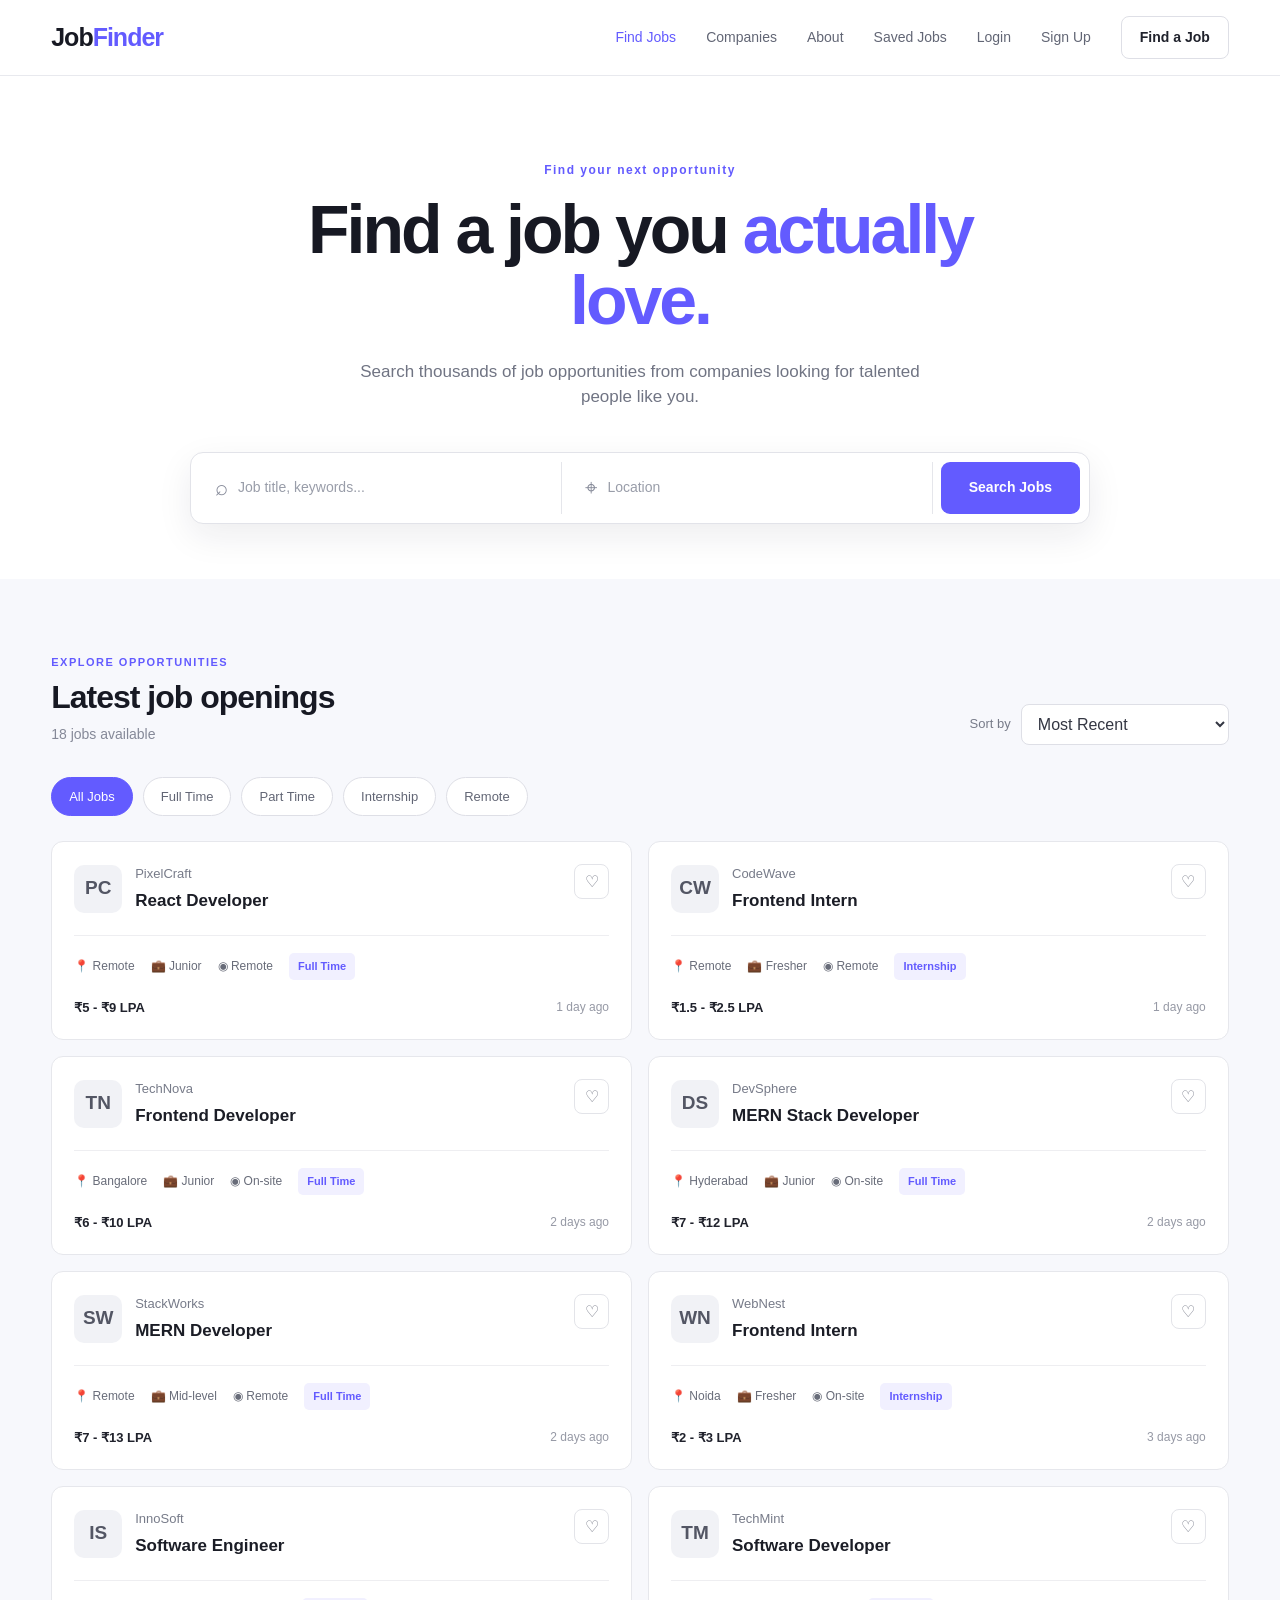
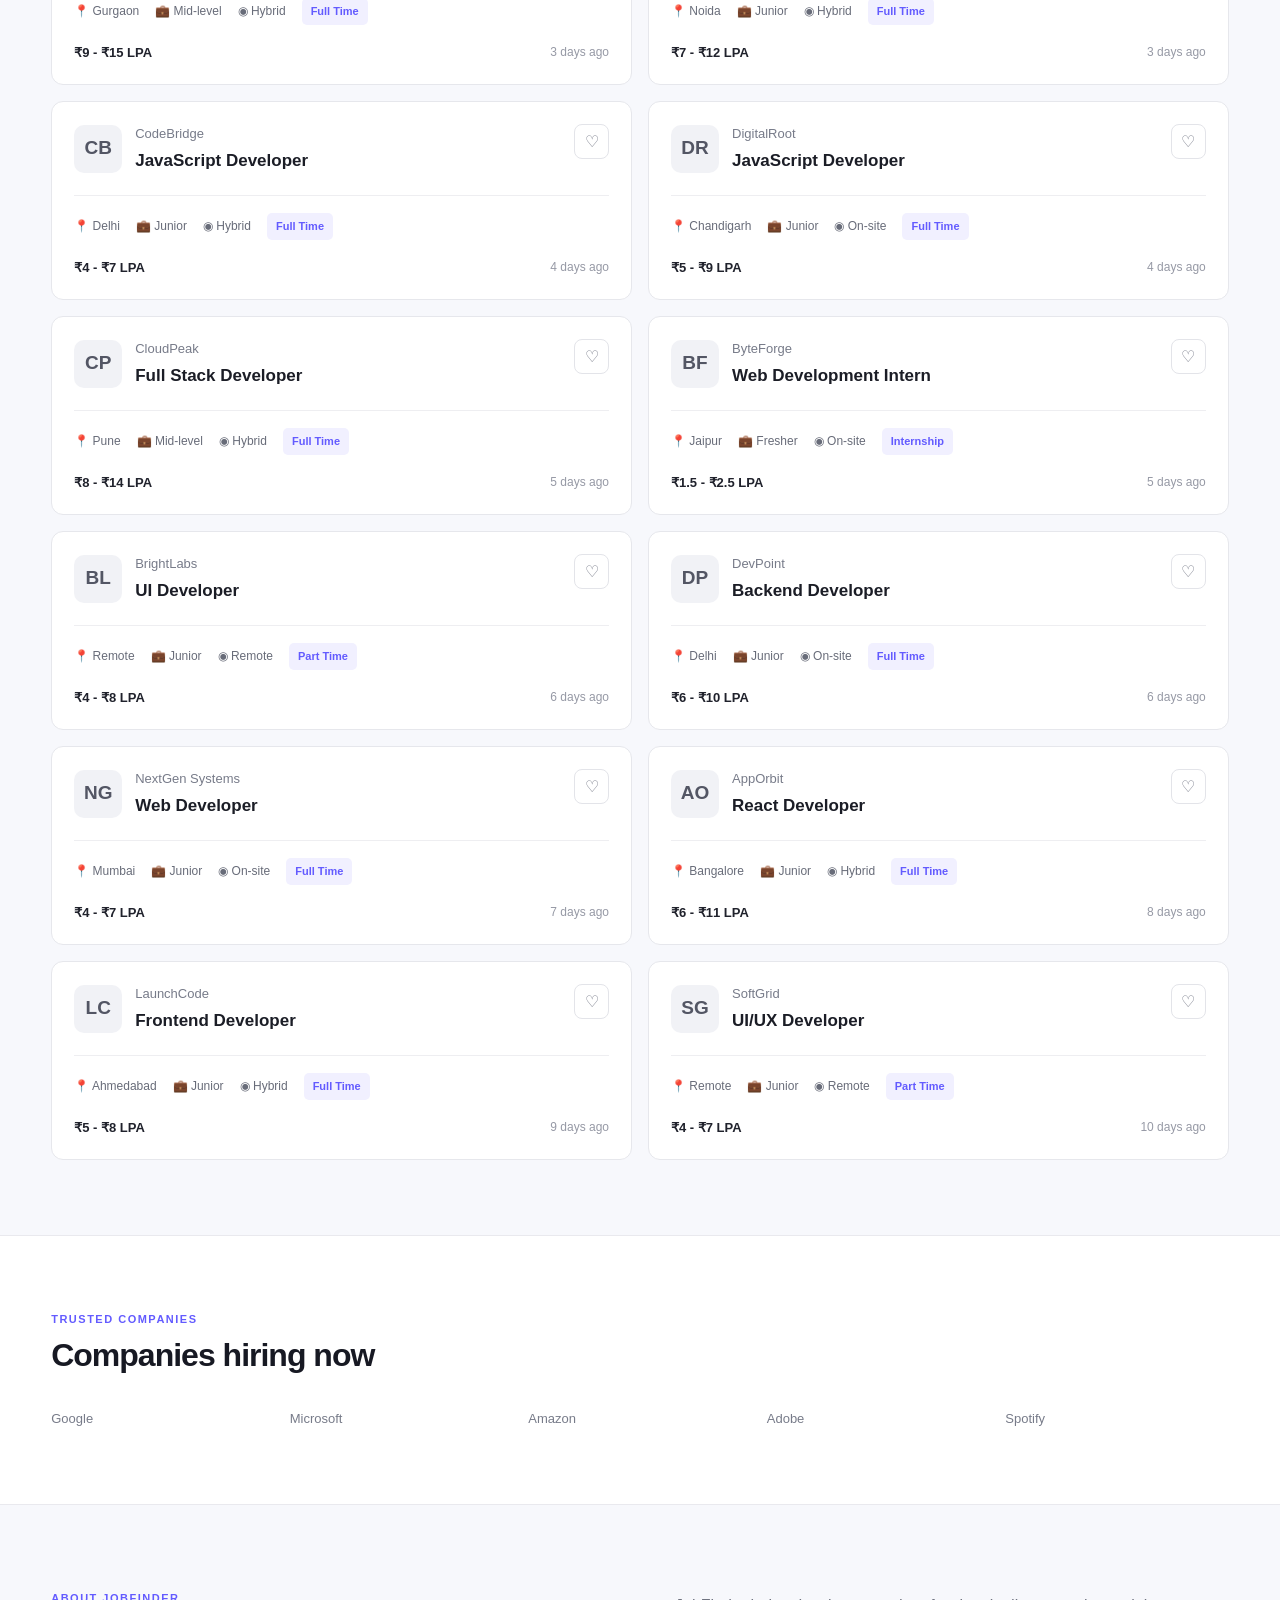
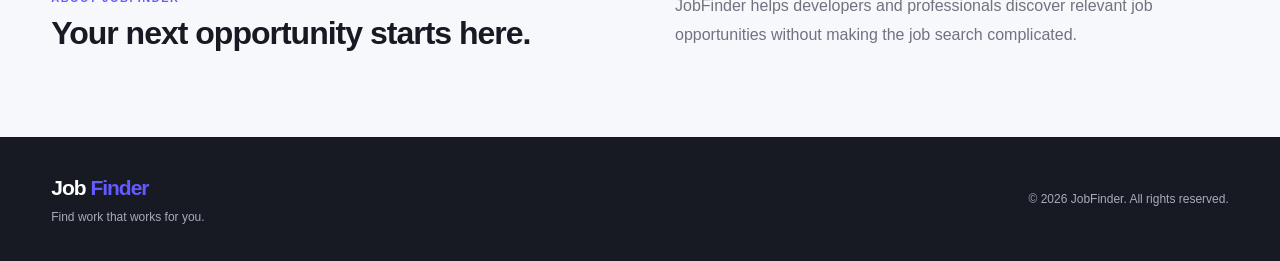
<file: index.html>
<!DOCTYPE html>
<html lang="en">

<head>
  <meta charset="UTF-8">
  <meta name="viewport" content="width=device-width, initial-scale=1.0">

  <title>JobFinder - Find Your Next Job</title>

  <link rel="stylesheet" href="./css/style.css">
  <link rel="stylesheet" href="./css/responsive.css">
</head>

<body>

  <header class="navbar">

    <div class="container nav-container">

      <a href="index.html" class="logo">
        Job<span>Finder</span>
      </a>


      <nav class="nav-links">

        <a href="index.html" class="active-link">Find Jobs</a>
        <a href="#companies">Companies</a>
        <a href="#about">About</a>

        <a href="saved.html">Saved Jobs</a>

        <span id="userName" class="user-name"></span>

        <a href="login.html" id="loginLink">Login</a>

        <a href="signup.html" id="signupLink">Sign Up</a>
        <button id="logoutBtn" class="logout-btn">Logout</button>

      </nav>


      <a href="#jobs" class="post-job-btn">Find a Job</a>

    </div>

  </header>


  <main>


    <!--hero section-->

    <section class="hero">

      <div class="container hero-content">

        <div class="hero-text">

          <p class="hero-tag"> Find your next opportunity </p>


          <h1>Find a job you
            <span>actually love.</span>
          </h1>


          <p class="hero-description">
            Search thousands of job opportunities from companies
            looking for talented people like you.
          </p>

        </div>


        <div class="search-box">


          <!-- Job Search -->

          <div class="search-field">
            <span class="search-icon">
              ⌕
            </span>

            <input type="text" id="searchInput" placeholder="Job title, keywords...">

          </div>


          <!-- Location Search -->

          <div class="search-field">

            <span class="location-icon">
              ⌖
            </span>
            <input type="text" id="locationInput" placeholder="Location">

          </div>

          <button id="searchBtn" class="search-btn">

            Search Jobs

          </button>

        </div>

      </div>

    </section>


    <section id="jobs" class="jobs-section">

      <div class="container">


        <div class="section-header">

          <div>

            <p class="section-label">
              EXPLORE OPPORTUNITIES
            </p>


            <h2>Latest job openings</h2>


            <p class="job-count">

              <span id="jobCount">0</span>
              jobs available
            </p>

          </div>


          <!-- Sort -->

          <div class="sort-box">

            <label for="sortJobs">
              Sort by
            </label>


            <select id="sortJobs">

              <option value="recent">
                Most Recent
              </option>

              <option value="salary-high">
                Salary: High to Low
              </option>

              <option value="salary-low">
                Salary: Low to High
              </option>

            </select>

          </div>

        </div>


        <div class="filters">

          <button class="filter-btn active" data-filter="all">All Jobs</button>
          <button class="filter-btn" data-filter="full-time">Full Time</button>
          <button class="filter-btn" data-filter="part-time"> Part Time</button>
          <button class="filter-btn" data-filter="internship">Internship</button>
          <button class="filter-btn" data-filter="remote">Remote</button>

        </div>


        <!-- job cards-->

        <div id="jobsContainer" class="jobs-container">

          <!-- Job cards will be created by JavaScript -->

        </div>


        <div id="noJobs" class="no-jobs hidden">

          <div class="no-jobs-icon">
            ⌕
          </div>


          <h3>No jobs found</h3>
          <p>Try changing your search or filter.</p>

          <button id="resetSearch" class="reset-btn">Reset Search</button>

        </div>

      </div>

    </section>


    <section id="companies" class="companies-section">

      <div class="container">

        <p class="section-label"> TRUSTED COMPANIES</p>

        <h2> Companies hiring now </h2>


        <div class="companies-list">

          <div class="company-name">
            Google
          </div>

          <div class="company-name">
            Microsoft
          </div>

          <div class="company-name">
            Amazon
          </div>

          <div class="company-name">
            Adobe
          </div>

          <div class="company-name">
            Spotify
          </div>

        </div>

      </div>

    </section>


    <!--about section-->

    <section id="about" class="about-section">

      <div class="container about-content">


        <div>

          <p class="section-label">
            ABOUT JOBFINDER
          </p>


          <h2>
            Your next opportunity
            starts here.
          </h2>

        </div>


        <p>
          JobFinder helps developers and professionals discover
          relevant job opportunities without making the job search
          complicated.
        </p>

      </div>

    </section>

  </main>


  <!-- footer-->

  <footer class="footer">

    <div class="container footer-content">

      <div>

        <a href="index.html" class="logo"> Job <span>Finder</span> </a>

        <p> Find work that works for you.</p>

      </div>


      <p class="copyright">
        © 2026 JobFinder. All rights reserved.
      </p>

    </div>

  </footer>


  <script src="./js/data.js"></script>
  <script src="./js/app.js"></script>


</body>

</html>
</file>
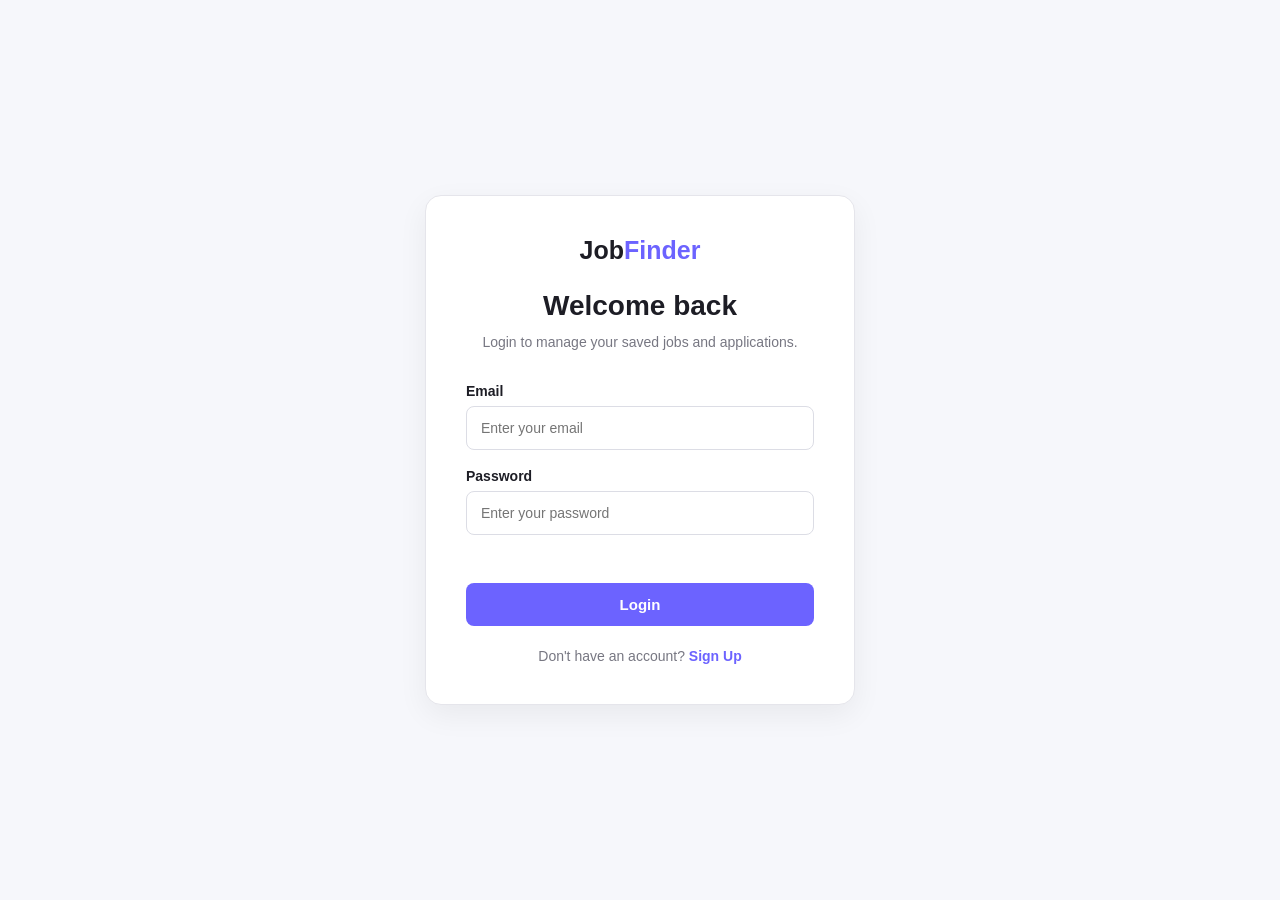
<file: login.html>
<!DOCTYPE html>
<html lang="en">

<head>
    <meta charset="UTF-8">
    <meta name="viewport" content="width=device-width, initial-scale=1.0">

    <title>JobFinder - Login</title>

    <link rel="stylesheet" href="./css/auth.css">
</head>

<body>

    <div class="auth-page">

        <div class="auth-card">

            <!-- logo -->
            <a href="index.html" class="auth-logo">
                Job<span>Finder</span>
            </a>

            <h1>Welcome back</h1>

            <p class="auth-subtitle">
                Login to manage your saved jobs and applications.
            </p>

            <!-- login Form -->

            <form id="loginForm">

                <div class="form-group">

                    <label for="loginEmail">
                        Email
                    </label>

                    <input
                        type="email"
                        id="loginEmail"
                        placeholder="Enter your email"
                        required
                    >

                </div>


                <div class="form-group">

                    <label for="loginPassword">
                        Password
                    </label>

                    <input
                        type="password"
                        id="loginPassword"
                        placeholder="Enter your password"
                        required
                    >

                </div>


                <!-- Login message -->
                <p id="loginMessage" class="auth-message"></p>

                <button type="submit" class="auth-btn"> Login </button>

            </form>


            <p class="auth-switch">

                Don't have an account?
                <a href="signup.html">Sign Up</a>

            </p>

        </div>

    </div>


    <script src="./js/auth.js"></script>

</body>

</html>
</file>
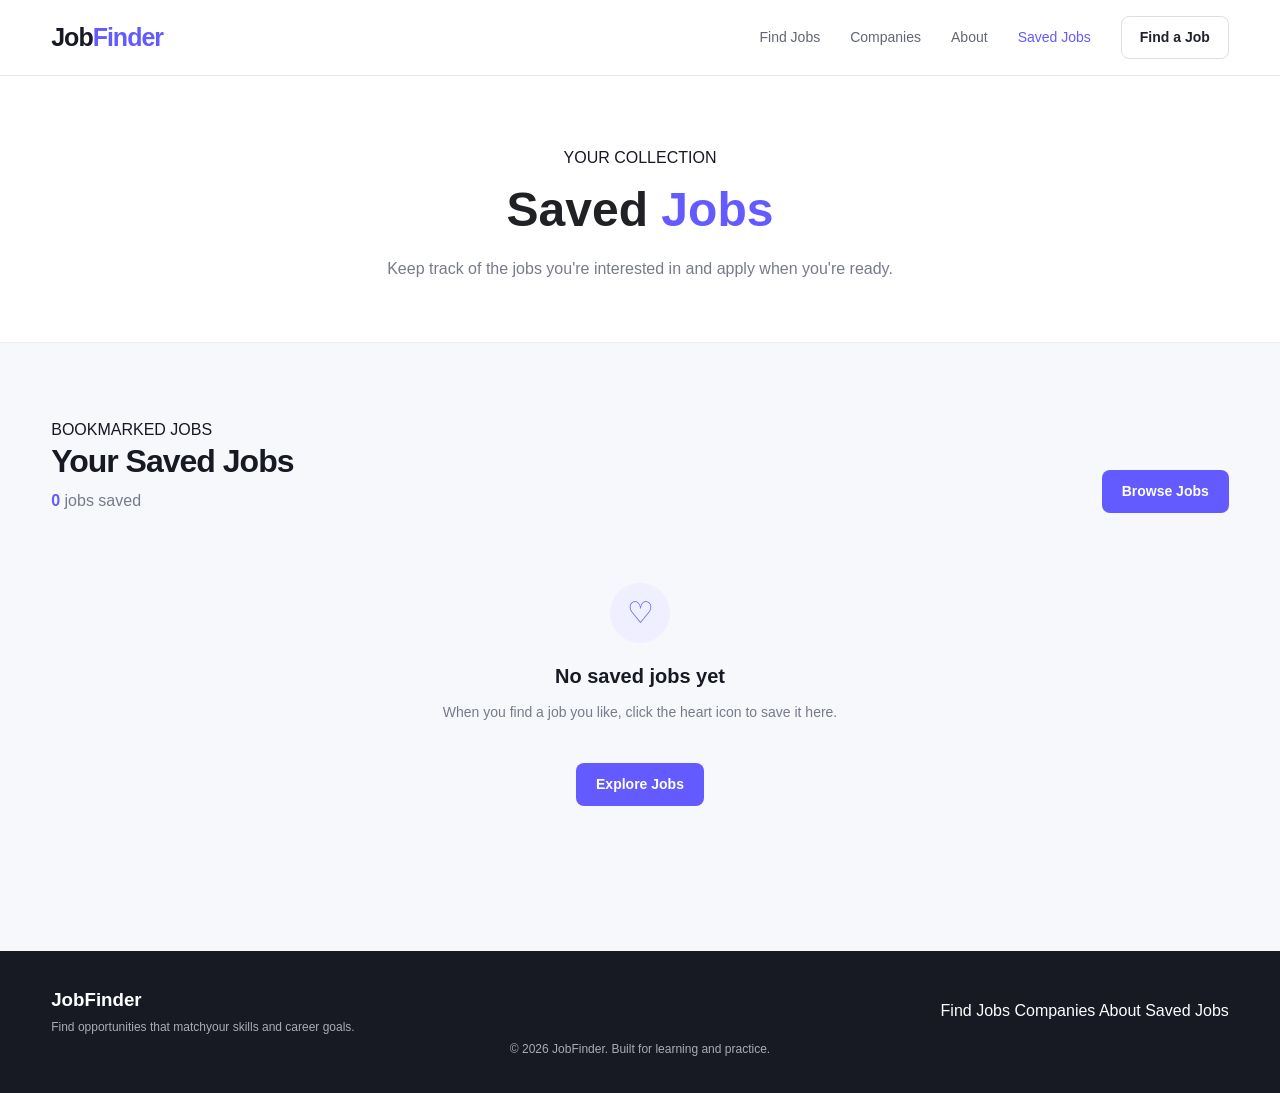
<file: saved.html>
<!DOCTYPE html>
<html lang="en">
<head>
    <meta charset="UTF-8">
    <meta name="viewport" content="width=device-width, initial-scale=1.0">

    <title>Saved Jobs | JobFinder</title>

    <link rel="stylesheet" href="./css/style.css">
    <link rel="stylesheet" href="./css/responsive.css">
</head>

<body>

    <!-- Navbar -->
    <header class="navbar">
        <div class="container nav-container">

            <a href="index.html" class="logo">
                Job<span>Finder</span>
            </a>

            <nav class="nav-links">
                <a href="index.html">Find Jobs</a>
                <a href="index.html#companies">Companies</a>
                <a href="index.html#about">About</a>
                <a href="saved.html" class="active-link">
                    Saved Jobs
                </a>
            </nav>

            <a href="index.html#jobs" class="post-job-btn">
                Find a Job
            </a>

        </div>
    </header>


    <!-- Saved Jobs Hero -->

    <section class="saved-hero">
        <div class="container">

            <p class="section-tag">YOUR COLLECTION</p>

            <h1>
                Saved <span>Jobs</span>
            </h1>

            <p>
                Keep track of the jobs you're interested in
                and apply when you're ready.
            </p>

        </div>
    </section>


    
    <main class="jobs-section saved-jobs-section">

        <div class="container">

            
            <div class="section-header">

                <div>
                    <p class="section-tag">BOOKMARKED JOBS</p>

                    <h2>
                        Your Saved Jobs
                    </h2>

                    <p class="section-description">
                        <span id="savedJobCount">0</span>
                        jobs saved
                    </p>
                </div>

                <a href="index.html#jobs" class="browse-jobs-btn">
                    Browse Jobs
                </a>

            </div>


            <div
                class="jobs-container"
                id="savedJobsContainer">
            </div>


            <!-- Empty State -->

            <div
                class="no-jobs hidden"
                id="emptySavedJobs">

                <div class="no-jobs-icon">
                    ♡
                </div>

                <h3>
                    No saved jobs yet
                </h3>

                <p>
                    When you find a job you like,
                    click the heart icon to save it here.
                </p>

                <a
                    href="index.html#jobs"
                    class="reset-btn">
                    Explore Jobs
                </a>

            </div>

        </div>

    </main>


    
    <footer class="footer">
        <div class="container footer-content">

            <div>
                <h3 class="footer-logo">JobFinder </h3>
                <p>Find opportunities that matchyour skills and career goals.</p>
            </div>

            <div class="footer-links">

                <a href="index.html">Find Jobs</a>
                <a href="index.html#companies">Companies</a>
                <a href="index.html#about">About</a>
                <a href="saved.html">Saved Jobs</a>

            </div>

        </div>

        <div class="footer-bottom">
            <p>
              © 2026 JobFinder. Built for learning and practice.
            </p>
        </div>

    </footer>


    
    <script src="./js/data.js"></script>
    <script src="./js/saved.js"></script>

</body>
</html>
</file>
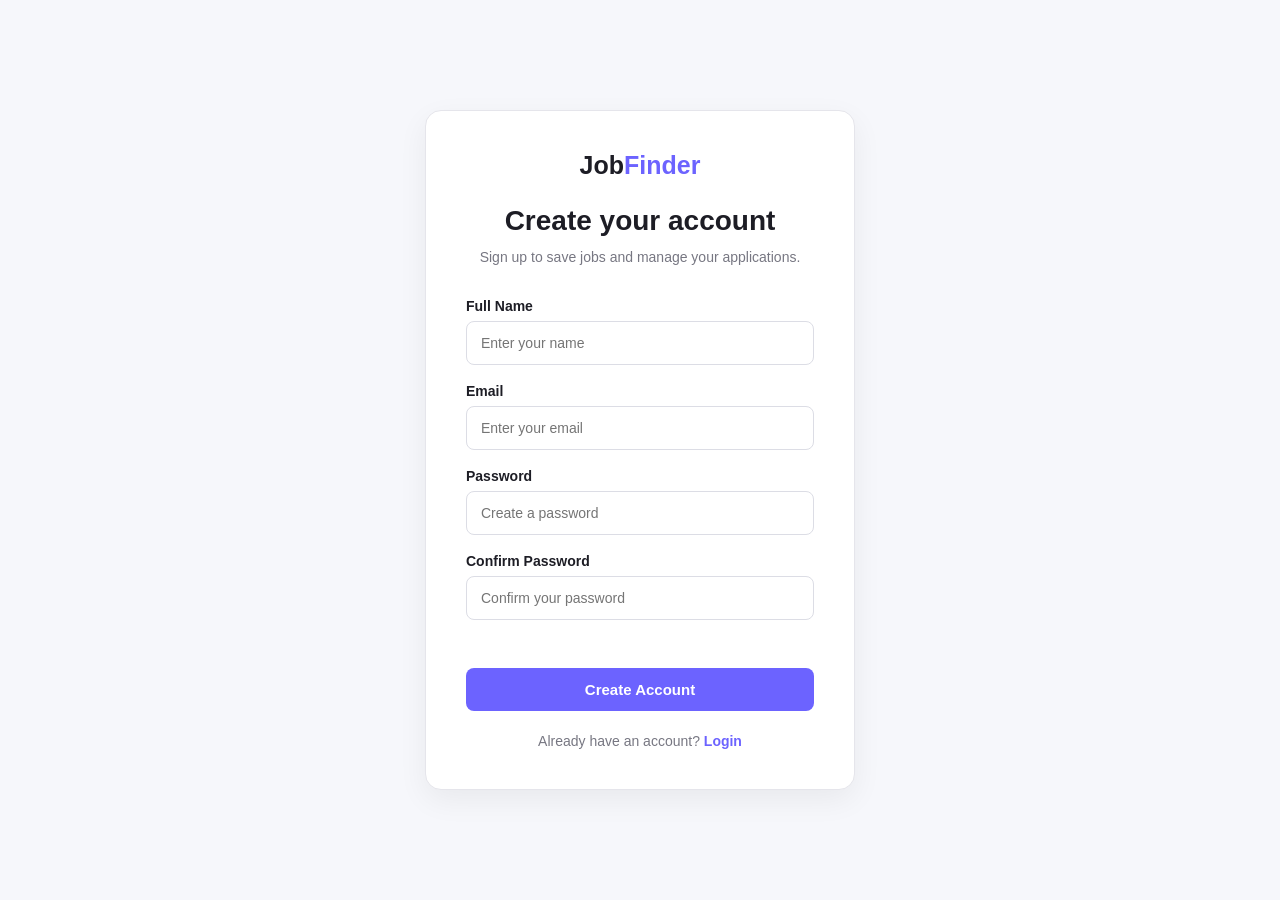
<file: signup.html>
<!DOCTYPE html>
<html lang="en">

<head>
    <meta charset="UTF-8">
    <meta name="viewport" content="width=device-width, initial-scale=1.0">

    <title>JobFinder - Sign Up</title>

    <link rel="stylesheet" href="./css/auth.css">
</head>

<body>

    <div class="auth-page">

        <div class="auth-card">

            <!-- logo -->
            <a href="index.html" class="auth-logo">
                Job<span>Finder</span>
            </a>

            <h1>Create your account</h1>

            <p class="auth-subtitle">
                Sign up to save jobs and manage your applications.
            </p>

            
            <form id="signupForm">

                <div class="form-group">
                    <label for="signupName">Full Name</label>

                    <input  type="text" id="signupName" placeholder="Enter your name" required >
                </div>

                <div class="form-group">
                    <label for="signupEmail">Email</label>

                    <input
                        type="email"
                        id="signupEmail"
                        placeholder="Enter your email"
                        required
                    >
                </div>

                <div class="form-group">
                    <label for="signupPassword">Password</label>

                    <input
                        type="password"
                        id="signupPassword"
                        placeholder="Create a password"
                        required
                    >
                </div>

                <div class="form-group">
                    <label for="confirmPassword">Confirm Password</label>

                    <input
                        type="password"
                        id="confirmPassword"
                        placeholder="Confirm your password"
                        required
                    >
                </div>

                <p id="signupMessage" class="auth-message"></p>

                <button type="submit" class="auth-btn">
                    Create Account
                </button>

            </form>

            <p class="auth-switch">
                Already have an account?
                <a href="login.html">Login</a>
            </p>

        </div>

    </div>

    <script src="./js/auth.js"></script>

</body>

</html>
</file>
<file: css/style.css>
* {
    margin: 0;
    padding: 0;
    box-sizing: border-box;
}

html {
    scroll-behavior: smooth;
}

body {
    font-family: Arial, Helvetica, sans-serif;
    background: #f7f8fc;
    color: #171923;
    line-height: 1.5;
}

a {
    text-decoration: none;
    color: inherit;
}

button,
input,
select {
    font: inherit;
}

button {
    cursor: pointer;
}

.container {
    width: min(1180px, 92%);
    margin: 0 auto;
}

.navbar {
    height: 76px;
    background: #ffffff;
    border-bottom: 1px solid #e8e9ee;
    display: flex;
    align-items: center;
}

.nav-container {
    display: flex;
    align-items: center;
    justify-content: space-between;
    gap: 30px;
}

.logo {
    font-size: 25px;
    font-weight: 800;
    letter-spacing: -1px;
}

.logo span {
    color: #635bff;
}

.nav-links {
    display: flex;
    align-items: center;
    gap: 30px;
    margin-left: auto;
}

.nav-links a {
    color: #626675;
    font-size: 14px;
    font-weight: 500;
    transition: color 0.2s ease;
}

.nav-links a:hover,
.nav-links a.active {
    color: #635bff;
}

.post-job-btn {
    border: 1px solid #dedfe6;
    background: #ffffff;
    color: #20222c;
    padding: 10px 18px;
    border-radius: 8px;
    font-size: 14px;
    font-weight: 600;
    transition: 0.2s ease;
}

.post-job-btn:hover {
    border-color: #635bff;
    color: #635bff;
}

.hero {
    background: #ffffff;
    padding: 85px 0 55px;
}

.hero-content {
    display: flex;
    flex-direction: column;
    align-items: center;
    text-align: center;
}
.hero-text {
    max-width: 720px;
}

.hero-tag {
    color: #635bff;
    font-size: 12px;
    font-weight: 700;
    letter-spacing: 1.5px;
    margin-bottom: 15px;
}

.hero h1 {
    font-size: clamp(42px, 6vw, 68px);
    line-height: 1.05;
    letter-spacing: -3px;
    font-weight: 800;
}

.hero h1 span {
    color: #635bff;
}

.hero-description {
    max-width: 590px;
    margin: 22px auto 0;
    color: #707483;
    font-size: 17px;
}

.search-box {
    width: 100%;
    max-width: 900px;
    margin-top: 42px;
    padding: 9px;
    background: #ffffff;
    border: 1px solid #e2e3e9;
    border-radius: 13px;
    box-shadow: 0 12px 35px rgba(28, 31, 48, 0.08);

    display: flex;
    align-items: center;
    gap: 8px;
}

.search-field {
    flex: 1;
    height: 52px;
    display: flex;
    align-items: center;
    gap: 10px;
    padding: 0 15px;
    border-right: 1px solid #e5e6eb;
}

.search-field span {
    color: #858998;
    font-size: 22px;
}

.search-field input {
    width: 100%;
    border: none;
    outline: none;
    background: transparent;
    color: #20222c;
    font-size: 14px;
}

.search-field input::placeholder {
    color: #999da9;
}

.search-btn {
    height: 52px;
    padding: 0 28px;
    border: none;
    border-radius: 9px;
    background: #635bff;
    color: #ffffff;
    font-size: 14px;
    font-weight: 600;
    transition: 0.2s ease;
}

.search-btn:hover {
    background: #5148e8;
    transform: translateY(-1px);
}

.jobs-section {
    padding: 75px 0;
}

.section-header {
    display: flex;
    align-items: flex-end;
    justify-content: space-between;
    gap: 30px;
}

.section-label {
    color: #635bff;
    font-size: 11px;
    font-weight: 700;
    letter-spacing: 1.5px;
    margin-bottom: 8px;
}

.section-header h2,
.companies-section h2,
.about-section h2 {
    font-size: 32px;
    line-height: 1.2;
    letter-spacing: -1px;
}

.job-count {
    color: #858998;
    font-size: 14px;
    margin-top: 7px;
}


.sort-box {
    display: flex;
    align-items: center;
    gap: 10px;
}

.sort-box label {
    color: #777b89;
    font-size: 13px;
}

.sort-box select {
    padding: 10px 35px 10px 12px;
    border: 1px solid #dedfe6;
    border-radius: 8px;
    background: #ffffff;
    color: #343743;
    outline: none;
}


.filters {
    display: flex;
    align-items: center;
    gap: 10px;
    margin: 32px 0 25px;
    flex-wrap: wrap;
}

.filter-btn {
    padding: 9px 17px;
    border: 1px solid #dedfe6;
    border-radius: 20px;
    background: #ffffff;
    color: #626675;
    font-size: 13px;
    transition: 0.2s ease;
}

.filter-btn:hover {
    border-color: #635bff;
    color: #635bff;
}

.filter-btn.active {
    background: #635bff;
    border-color: #635bff;
    color: #ffffff;
}


/* job cards */

.jobs-container {
    display: grid;
    grid-template-columns: repeat(2, 1fr);
    gap: 16px;
}

.job-card {
    background: #ffffff;
    border: 1px solid #e6e7ec;
    border-radius: 12px;
    padding: 22px;
    transition:
        transform 0.2s ease,
        box-shadow 0.2s ease,
        border-color 0.2s ease;
}

.job-card:hover {
    transform: translateY(-3px);
    border-color: #d7d5ff;
    box-shadow: 0 12px 30px rgba(31, 34, 53, 0.08);
}

.job-card-top {
    display: flex;
    align-items: flex-start;
    justify-content: space-between;
    gap: 15px;
}

.company-info {
    display: flex;
    align-items: center;
    gap: 13px;
}

.company-logo {
    width: 48px;
    height: 48px;
    border-radius: 10px;
    background: #f1f2f6;
    display: flex;
    align-items: center;
    justify-content: center;
    font-size: 19px;
    font-weight: 700;
    color: #535664;
}

.company-name {
    color: #777b89;
    font-size: 13px;
}

.job-title {
    margin-top: 4px;
    font-size: 17px;
    font-weight: 700;
    color: #1b1d26;
}

.save-job {
    width: 35px;
    height: 35px;
    border: 1px solid #e3e4e9;
    border-radius: 8px;
    background: #ffffff;
    color: #737785;
    transition: 0.2s ease;
}

.save-job:hover {
    border-color: #635bff;
    color: #635bff;
}

.save-job.saved {
    background: #f0efff;
    color: #635bff;
    border-color: #d9d6ff;
}

.job-details {
    display: flex;
    align-items: center;
    gap: 16px;
    flex-wrap: wrap;
    margin-top: 22px;
    padding-top: 17px;
    border-top: 1px solid #eeeeF1;
}

.job-detail {
    color: #686c79;
    font-size: 12px;
}

.job-footer {
    display: flex;
    align-items: center;
    justify-content: space-between;
    gap: 15px;
    margin-top: 18px;
}

.salary {
    color: #20222c;
    font-size: 13px;
    font-weight: 700;
}

.posted-time {
    color: #9699a5;
    font-size: 12px;
}

.job-type {
    display: inline-block;
    padding: 5px 9px;
    border-radius: 5px;
    background: #f1f0ff;
    color: #635bff;
    font-size: 11px;
    font-weight: 600;
}


.no-jobs {
    padding: 70px 20px;
    text-align: center;
}

.no-jobs-icon {
    width: 55px;
    height: 55px;
    margin: 0 auto 15px;
    border-radius: 50%;
    background: #ececf2;
    color: #777b89;
    display: flex;
    align-items: center;
    justify-content: center;
    font-size: 25px;
}

.no-jobs h3 {
    font-size: 20px;
    margin-bottom: 6px;
}

.no-jobs p {
    color: #777b89;
    font-size: 14px;
}

.reset-btn {
    margin-top: 18px;
    border: none;
    border-radius: 8px;
    padding: 10px 18px;
    background: #635bff;
    color: #ffffff;
    font-size: 13px;
}

.hidden {
    display: none;
}



.companies-section {
    padding: 75px 0;
    background: #ffffff;
    border-top: 1px solid #e9e9ee;
    border-bottom: 1px solid #e9e9ee;
}

.companies-list {
    display: grid;
    grid-template-columns: repeat(5, 1fr);
    gap: 15px;
    margin-top: 35px;
}

.job-company-name {
    min-height: 75px;
    border: 1px solid #e7e8ed;
    border-radius: 10px;
    display: flex;
    align-items: center;
    justify-content: center;
    color: #50535f;
    font-size: 15px;
    font-weight: 700;
    background: #fafafd;
    transition: 0.2s ease;
}

.company-name:hover {
    transform: translateY(-2px);
    border-color: #d9d6ff;
}



.about-section {
    padding: 85px 0;
    background: #f7f8fc;
}

.about-content {
    display: grid;
    grid-template-columns: 1fr 1fr;
    gap: 70px;
    align-items: center;
}

.about-content > p {
    color: #6f7380;
    font-size: 16px;
    line-height: 1.8;
}


.footer {
    padding: 35px 0;
    background: #171923;
    color: #ffffff;
}

.footer-content {
    display: flex;
    align-items: center;
    justify-content: space-between;
    gap: 25px;
}

.footer .logo {
    font-size: 21px;
}

.footer p {
    color: #a9acb7;
    font-size: 12px;
    margin-top: 4px;
}
.footer-bottom{
    display: flex;
    align-items: center;
    justify-content: center;
}

.copyright {
    margin-top: 0 !important;
}


.saved-hero {
    background: #ffffff;
    padding: 70px 0 60px;
    text-align: center;
    border-bottom: 1px solid #eeeeee;
}

.saved-hero h1 {
    font-size: 48px;
    line-height: 1.15;
    margin: 12px 0 18px;
    color: #202124;
}

.saved-hero h1 span {
    color: #635bff;
}

.saved-hero p:not(.section-tag) {
    max-width: 600px;
    margin: 0 auto;
    color: #777b89;
    line-height: 1.7;
}


/* Active Navbar Link */

.active-link {
    color: #635bff !important;
    font-weight: 600;
}


/* Saved Jobs Section */

.saved-jobs-section {
    min-height: 500px;
}

.saved-jobs-section .section-description {
    color: #777b89;
    margin-top: 8px;
}

.saved-jobs-section .section-description span {
    color: #635bff;
    font-weight: 700;
}


/* Browse Jobs Button */

.browse-jobs-btn {
    display: inline-flex;
    align-items: center;
    justify-content: center;

    padding: 11px 20px;

    background: #635bff;
    color: #ffffff;

    border-radius: 8px;

    font-size: 14px;
    font-weight: 600;

    text-decoration: none;

    transition: 0.2s ease;
}

.browse-jobs-btn:hover {
    background: #5148e5;
    transform: translateY(-1px);
}


/* Empty Saved Jobs */

.no-jobs-icon {
    width: 60px;
    height: 60px;

    margin: 0 auto 18px;

    display: flex;
    align-items: center;
    justify-content: center;

    border-radius: 50%;

    background: #f0efff;
    color: #635bff;

    font-size: 30px;
}

.no-jobs h3 {
    margin-bottom: 10px;
}

.no-jobs p {
    max-width: 450px;
    margin: 0 auto 22px;

    color: #777b89;
    line-height: 1.6;
}

.reset-btn {
    display: inline-block;

    padding: 11px 20px;

    background: #635bff;
    color: white;

    border-radius: 8px;

    text-decoration: none;

    font-size: 14px;
    font-weight: 600;

    transition: 0.2s ease;
}

.reset-btn:hover {
    background: #5148e5;
}


.user-name {
    font-size: 14px;
    font-weight: 600;
    color: #555;
}

.logout-btn {
    display: none;
    padding: 8px 14px;
    border: 1px solid #ddd;
    border-radius: 7px;
    background: transparent;
    color: #333;
    cursor: pointer;
    font-size: 14px;
}

.logout-btn:hover {
    background: #f5f5f5;
}
</file>
<file: css/responsive.css>
/*tablets*/

@media (max-width: 900px) {
    .nav-links {
        gap: 18px;
    }
    .post-job-btn {
        display: none;
    }
    .hero {
        padding: 65px 0 45px;
    }
    .hero h1 {
        font-size: 52px;
    }
    .search-box {
        max-width: 760px;
    }
    .jobs-container {
        grid-template-columns: 1fr;
    }
    .companies-list {
        grid-template-columns: repeat(3, 1fr);
    }
    .about-content {
        gap: 40px;
    }
}


@media (max-width: 650px) {

    .container {
        width: 90%;
    }
    
    .navbar {
        height: auto;
        padding: 18px 0;
    }
    .nav-container {
        flex-wrap: wrap;
    }

    .logo {
        font-size: 22px;
    }
    .nav-links {
        order: 3;
        width: 100%;
        justify-content: space-between;
        gap: 10px;
        margin-left: 0;
        padding-top: 12px;
        border-top: 1px solid #eeeeF2;
    }
    .nav-links a {
        font-size: 12px;
    }


    .hero {
        padding: 55px 0 35px;
    }

    .hero h1 {
        font-size: 42px;
        letter-spacing: -2px;
    }

    .hero-description {
        font-size: 14px;
        margin-top: 18px;
    }

    .hero-tag {
        font-size: 10px;
    }


    .search-box {
        flex-direction: column;
        padding: 10px;
        gap: 8px;
        margin-top: 30px;
    }

    .search-field {
        width: 100%;
        height: 48px;
        border-right: none;
        border-bottom: 1px solid #e8e9ee;
    }

    .search-btn {
        width: 100%;
        height: 48px;
    }

    .jobs-section {
        padding: 55px 0;
    }

    .section-header {
        align-items: flex-start;
        flex-direction: column;
        gap: 20px;
    }

    .section-header h2,
    .companies-section h2,
    .about-section h2 {
        font-size: 27px;
    }

    .sort-box {
        width: 100%;
        justify-content: space-between;
    }

    .sort-box select {
        flex: 1;
        max-width: 200px;
    }


    /* Filters */

    .filters {
        margin-top: 25px;
        gap: 8px;
    }

    .filter-btn {
        padding: 8px 13px;
        font-size: 12px;
    }


    /* Job Cards */

    .job-card {
        padding: 18px;
    }

    .job-card-top {
        gap: 10px;
    }

    .company-logo {
        width: 42px;
        height: 42px;
        font-size: 16px;
    }

    .job-title {
        font-size: 15px;
    }

    .job-details {
        gap: 10px;
        margin-top: 18px;
    }

    .job-footer {
        align-items: flex-start;
        flex-direction: column;
    }

    .companies-section {
        padding: 55px 0;
    }

    .companies-list {
        grid-template-columns: repeat(2, 1fr);
        gap: 10px;
        margin-top: 25px;
    }

    .company-name {
        min-height: 65px;
        font-size: 13px;
    }


    .about-section {
        padding: 60px 0;
    }

    .about-content {
        grid-template-columns: 1fr;
        gap: 25px;
    }

    .about-content > p {
        font-size: 14px;
    }


    .footer {
        padding: 30px 0;
    }

    .footer-content {
        align-items: flex-start;
        flex-direction: column;
        gap: 20px;
    }

    .copyright {
        margin-top: 0 !important;
    }
}


/* small mobiles */

@media (max-width: 400px) {

    .hero h1 {
        font-size: 36px;
    }

    .nav-links {
        gap: 7px;
    }

    .nav-links a {
        font-size: 11px;
    }

    .filter-btn {
        padding: 7px 11px;
    }

    .companies-list {
        grid-template-columns: 1fr 1fr;
    }
}

/* SAVED JOBS RESPONSIVE */

@media (max-width: 650px) {

    .saved-hero {
        padding: 50px 0 45px;
    }

    .saved-hero h1 {
        font-size: 36px;
    }

    .saved-hero p:not(.section-tag) {
        font-size: 14px;
    }

    .saved-jobs-section .section-header {
        gap: 20px;
    }

    .browse-jobs-btn {
        width: 100%;
    }
}


@media (max-width: 400px) {

    .saved-hero h1 {
        font-size: 30px;
    }
    .saved-hero {
        padding: 40px 0;
    }
}
</file>
<file: css/auth.css>
* {
    margin: 0;
    padding: 0;
    box-sizing: border-box;
}

body {
    font-family: Arial, sans-serif;
    background: #f6f7fb;
    color: #1d1d25;
}


.auth-page {
    min-height: 100vh;
    display: flex;
    justify-content: center;
    align-items: center;
    padding: 30px 20px;
}


.auth-card {
    width: 100%;
    max-width: 430px;
    background: #ffffff;
    padding: 40px;
    border: 1px solid #e5e5eb;
    border-radius: 16px;
    box-shadow: 0 10px 30px rgba(0, 0, 0, 0.06);
}


.auth-logo {
    display: block;
    width: fit-content;
    margin: 0 auto 25px;
    text-decoration: none;
    font-size: 25px;
    font-weight: 700;
    color: #1d1d25;
}

.auth-logo span {
    color: #6c63ff;
}



.auth-card h1 {
    text-align: center;
    font-size: 28px;
    margin-bottom: 10px;
}

.auth-subtitle {
    text-align: center;
    color: #777782;
    font-size: 14px;
    line-height: 1.5;
    margin-bottom: 30px;
}


.form-group {
    margin-bottom: 18px;
}

.form-group label {
    display: block;
    font-size: 14px;
    font-weight: 600;
    margin-bottom: 7px;
}

.form-group input {
    width: 100%;
    padding: 13px 14px;
    border: 1px solid #dcdde5;
    border-radius: 8px;
    outline: none;
    font-size: 14px;
    transition: 0.2s;
}

.form-group input:focus {
    border-color: #6c63ff;
    box-shadow: 0 0 0 3px rgba(108, 99, 255, 0.1);
}


.auth-btn {
    width: 100%;
    padding: 13px;
    border: none;
    border-radius: 8px;
    background: #6c63ff;
    color: white;
    font-size: 15px;
    font-weight: 600;
    cursor: pointer;
    transition: 0.2s;
}

.auth-btn:hover {
    background: #574fe8;
}


.auth-message {
    min-height: 20px;
    margin-bottom: 10px;
    font-size: 13px;
    text-align: center;
}


.auth-switch {
    margin-top: 22px;
    text-align: center;
    font-size: 14px;
    color: #777782;
}

.auth-switch a {
    color: #6c63ff;
    text-decoration: none;
    font-weight: 600;
}

.auth-switch a:hover {
    text-decoration: underline;
}

/* Mobile */
@media (max-width: 500px) {

    .auth-card {
        padding: 30px 22px;
    }

    .auth-card h1 {
        font-size: 24px;
    }
}
</file>
